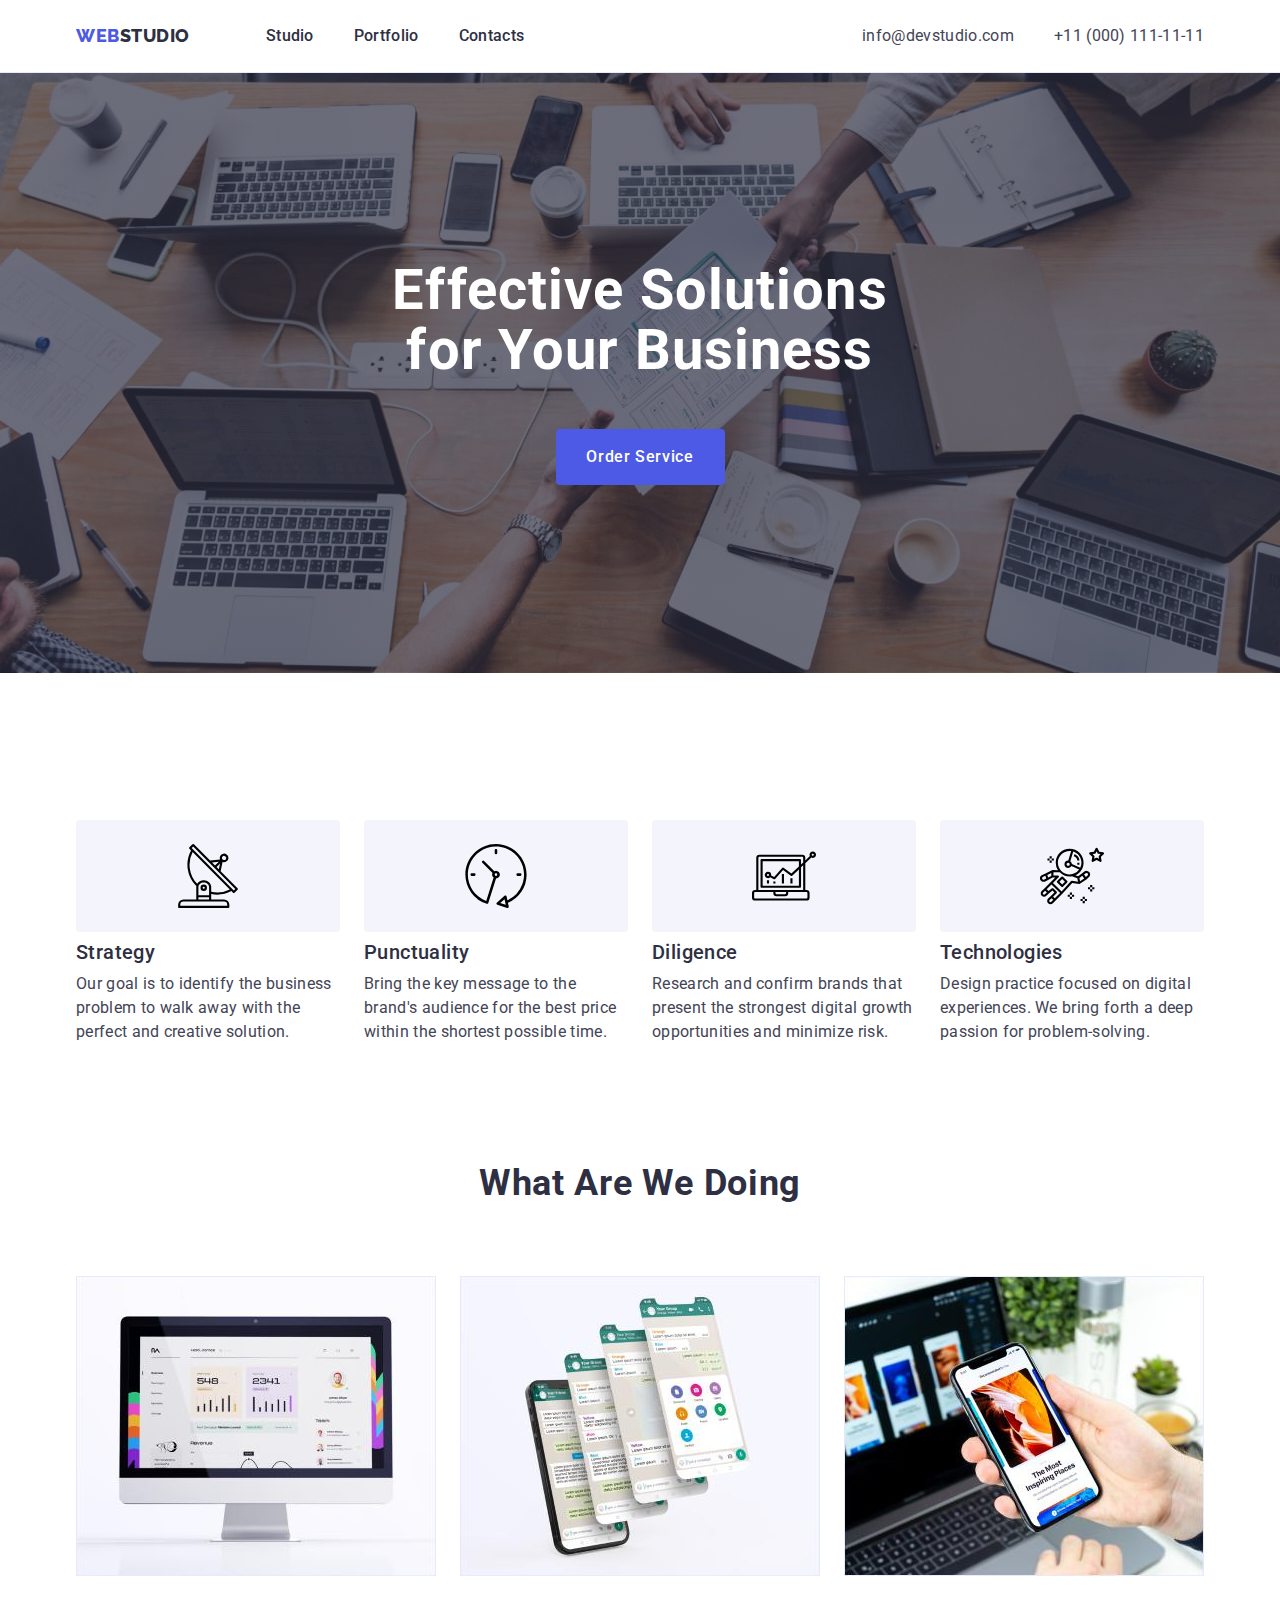
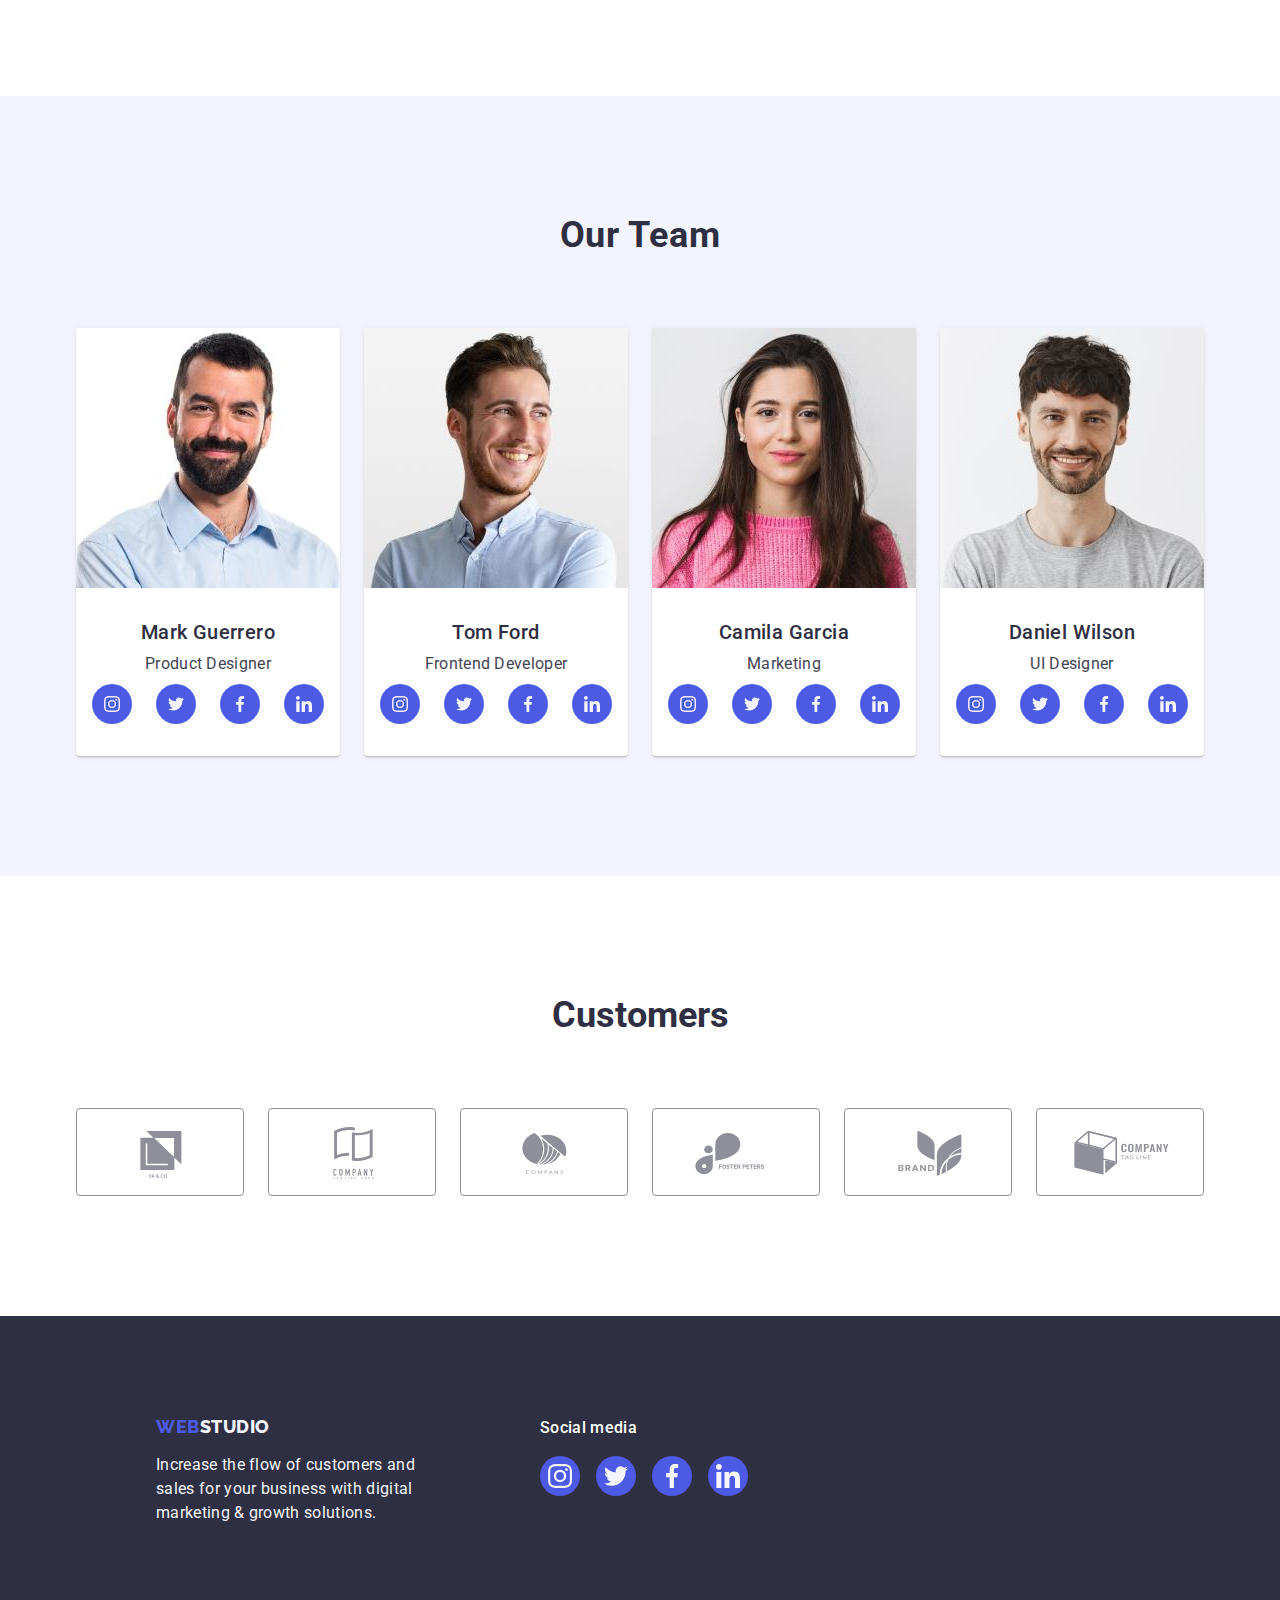
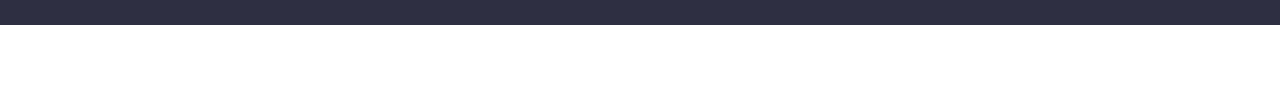
<file: index.html>
<!DOCTYPE html>
<html lang="en">
<head>

    <meta charset="UTF-8">
    <meta http-equiv="X-UA-Compatible" content="IE=edge">
    <meta name="viewport" content="width=device-width, initial-scale=1.0">
    <link rel="preconnect" href="https://fonts.googleapis.com">
    <link rel="preconnect" href="https://fonts.gstatic.com" crossorigin>
    <link href="https://fonts.googleapis.com/css2?family=Raleway:ital,wght@0,100;0,200;0,300;0,400;0,500;0,600;0,700;0,800;0,900;1,100;1,200;1,300;1,400;1,500;1,600;1,700;1,800;1,900&family=Roboto:ital,wght@0,300;0,400;0,500;0,700;0,900;1,100;1,300;1,400;1,500;1,700;1,900&display=swap" rel="stylesheet">
    <link rel="stylesheet" href="https://cdnjs.cloudflare.com/ajax/libs/modern-normalize/1.0.0/modern-normalize.min.css"/>
    <link rel="stylesheet" href="./css/styles.css"/>
    <title>Main page</title>
</head>
<body>
    <header class="header">
        <div class="header-container container">
            <nav class="navigation">
                <a href="./index.html" class="logo link">Web<span class="logo-studio">Studio</span></a>
                <ul class="list menu">
                    <li class="nav-list-item">
                        <a href="./index.html" class="list-link-item link">Studio</a>
                    </li>
                    <li class="nav-list-item">
                        <a href="./portfolio.html" class="list-link-item link">Portfolio</a>
                    </li>
                    <li class="nav-list-item">
                        <a href="" class="list-link-item link">Contacts</a>
                    </li>
                </ul>
            </nav>
            <address class="address">
                <ul class="list menu">
                    <li class="nav-list-item">
                        <a href="mailto:info@devstudio.com" class="address-link link">info@devstudio.com</a>
                    </li>
                    <li class="nav-list-item">
                        <a href="tel:+110001111111" class="address-link link">+11 (000) 111-11-11</a>
                    </li>
                </ul>
            </address>
        </div>
    </header>
    <main>
        <section class="first-section">
            <div class="container">
                <h1 class="main-title">Effective Solutions for Your Business</h1>
                <button type="button" class="order-service-button">Order Service</button>
            </div>
        </section>
        <section class="second-section">
            <div class="container">
                <h2 class="advatages-title">Advantages & Features</h2>
                <ul class="list advatages-list">
                    <li class="list-item">
                        <div class="advatages-icon-container">
                            <svg class="advatages-icon" width="64" height="64">
                                <use href="./images/icons.svg#antenna"></use>
                            </svg>
                        </div>
                        <h3 class="title-item">Strategy</h3>
                        <p class="text-item">
                            Our goal is to identify the business problem to walk away with the perfect and creative solution.
                        </p>
                    </li>
                    <li class="list-item">
                        <div class="advatages-icon-container">
                            <svg class="advatages-icon" width="64" height="64">
                                <use href="./images/icons.svg#clock"></use>
                            </svg>
                        </div>
                        <h3 class="title-item">Punctuality</h3>
                        <p class="text-item">
                            Bring the key message to the brand's audience for the best price within the shortest possible time.
                        </p>
                    </li>
                    <li class="list-item">
                        <div class="advatages-icon-container">
                            <svg class="advatages-icon" width="64" height="64">
                                <use href="./images/icons.svg#diagram"></use>
                            </svg>
                        </div>
                        <h3 class="title-item">Diligence</h3>
                        <p class="text-item">
                            Research and confirm brands that present the strongest digital growth opportunities and minimize risk.
                        </p>
                    </li>
                    <li class="list-item">
                        <div class="advatages-icon-container">
                            <svg class="advatages-icon" width="64" height="64">
                                <use href="./images/icons.svg#astronaut"></use>
                            </svg>
                        </div>
                        <h3 class="title-item">Technologies</h3>
                        <p class="text-item">
                            Design practice focused on digital experiences. We bring forth a deep passion for problem-solving.
                        </p>
                    </li>
                </ul>
            </div>
        </section>
        <section class="third-section">
            <div class="container">
                <h2 class="images-title">What are we doing</h2>
                <ul class="images-list list">
                    <li class="images-list-item">
                        <img src="./images/img-1.jpg" alt="Monitor" width="360"/>
                    </li>
                    <li class="images-list-item">
                        <img src="./images/img-2.jpg" alt="Multiple smartphone screens" width="360"/>
                    </li>
                    <li class="images-list-item">
                        <img src="./images/img-3.jpg" alt="Smartphone in hand" width="360"/>
                    </li>
                </ul>
            </div>
        </section>
        <section class="our-team-section">
            <div class="container">
                <h2 class="images-title">Our Team</h2>
                <ul class="our-team-list list">
                    <li class="employee-list-item">
                        <img src="./images/img-4.jpg" alt="Mark Guerrero photo" width="264"/>
                        <div class="employee-container">
                            <h3 class="employee-title-item">Mark Guerrero</h3>
                            <p class="employee-text-item">Product Designer</p>
                            <ul class="social-media-icons list">
                                <li class="social-media-icon-item">
                                    <a class="social-media-icon-link" href="">
                                        <svg class="social-media-icon" width="16" height="16">
                                            <use href="./images/icons.svg#instagram"></use>
                                        </svg>
                                    </a>
                                </li>
                                <li class="social-media-icon-item">
                                    <a class="social-media-icon-link" href="">
                                        <svg class="social-media-icon" width="16" height="16">
                                            <use href="./images/icons.svg#twitter"></use>
                                        </svg>
                                    </a>
                                </li>
                                <li class="social-media-icon-item">
                                    <a class="social-media-icon-link" href="">
                                        <svg class="social-media-icon" width="16" height="16">
                                            <use href="./images/icons.svg#facebook"></use>
                                        </svg>
                                    </a>
                                </li>
                                <li class="social-media-icon-item">
                                    <a class="social-media-icon-link" href="">
                                        <svg class="social-media-icon" width="16" height="16">
                                            <use href="./images/icons.svg#linkedin"></use>
                                        </svg>
                                    </a>
                                </li>
                            </ul>
                        </div>
                    </li>
                    <li class="employee-list-item">
                        <img src="./images/img-5.jpg" alt="Tom Ford photo" width="264"/>
                        <div class="employee-container">
                            <h3 class="employee-title-item">Tom Ford</h3>
                            <p class="employee-text-item">Frontend Developer</p>
                            <ul class="social-media-icons list">
                                <li class="social-media-icon-item">
                                    <a class="social-media-icon-link" href="">
                                        <svg class="social-media-icon" width="16px" height="16px">
                                            <use href="./images/icons.svg#instagram"></use>
                                        </svg>
                                    </a>
                                </li>
                                <li class="social-media-icon-item">
                                    <a class="social-media-icon-link" href="">
                                        <svg class="social-media-icon" width="16px" height="16px">
                                            <use href="./images/icons.svg#twitter"></use>
                                        </svg>
                                    </a>
                                </li>
                                <li class="social-media-icon-item">
                                    <a class="social-media-icon-link" href="">
                                        <svg class="social-media-icon" width="16px" height="16px">
                                            <use href="./images/icons.svg#facebook"></use>
                                        </svg>
                                    </a>
                                </li>
                                <li class="social-media-icon-item">
                                    <a class="social-media-icon-link" href="">
                                        <svg class="social-media-icon" width="16px" height="16px">
                                            <use href="./images/icons.svg#linkedin"></use>
                                        </svg>
                                    </a>
                                </li>
                            </ul>
                        </div>
                    </li>
                    <li class="employee-list-item">
                        <img src="./images/img-6.jpg" alt="Camila Garcia photo" width="264"/>
                        <div class="employee-container">
                            <h3 class="employee-title-item">Camila Garcia</h3>
                            <p class="employee-text-item">Marketing</p>
                            <ul class="social-media-icons list">
                                <li class="social-media-icon-item">
                                    <a class="social-media-icon-link" href="">
                                        <svg class="social-media-icon" width="16px" height="16px">
                                            <use href="./images/icons.svg#instagram"></use>
                                        </svg>
                                    </a>
                                </li>
                                <li class="social-media-icon-item">
                                    <a class="social-media-icon-link" href="">
                                        <svg class="social-media-icon" width="16px" height="16px">
                                            <use href="./images/icons.svg#twitter"></use>
                                        </svg>
                                    </a>
                                </li>
                                <li class="social-media-icon-item">
                                    <a class="social-media-icon-link" href="">
                                        <svg class="social-media-icon" width="16px" height="16px">
                                            <use href="./images/icons.svg#facebook"></use>
                                        </svg>
                                    </a>
                                </li>
                                <li class="social-media-icon-item">
                                    <a class="social-media-icon-link" href="">
                                        <svg class="social-media-icon" width="16px" height="16px">
                                            <use href="./images/icons.svg#linkedin"></use>
                                        </svg>
                                    </a>
                                </li>
                            </ul>
                        </div>
                    </li>
                    <li class="employee-list-item">
                        <img src="./images/img-7.jpg" alt="Daniel Wilson photo" width="264"/>
                        <div class="employee-container">
                            <h3 class="employee-title-item">Daniel Wilson</h3>
                            <p class="employee-text-item">UI Designer</p>
                            <ul class="social-media-icons list">
                                <li class="social-media-icon-item">
                                    <a class="social-media-icon-link" href="">
                                        <svg class="social-media-icon" width="16px" height="16px">
                                            <use href="./images/icons.svg#instagram"></use>
                                        </svg>
                                    </a>
                                </li>
                                <li class="social-media-icon-item">
                                    <a class="social-media-icon-link" href="">
                                        <svg class="social-media-icon" width="16px" height="16px">
                                            <use href="./images/icons.svg#twitter"></use>
                                        </svg>
                                    </a>
                                </li>
                                <li class="social-media-icon-item">
                                    <a class="social-media-icon-link" href="">
                                        <svg class="social-media-icon" width="16px" height="16px">
                                            <use href="./images/icons.svg#facebook"></use>
                                        </svg>
                                    </a>
                                </li>
                                <li class="social-media-icon-item">
                                    <a class="social-media-icon-link" href="">
                                        <svg class="social-media-icon" width="16px" height="16px">
                                            <use href="./images/icons.svg#linkedin"></use>
                                        </svg>
                                    </a>
                                </li>
                            </ul>
                        </div>
                    </li>
                </ul>
            </div>
        </section>
        <section class="customers-section">
            <div class="container">
                <h2 class="customers-title">Customers</h2>
                <ul class="customers-list list">
                    <li class="customer-list-item">
                        <a class="customer-link" href="">
                            <svg class="customer-icon" width="104" height="56">
                                <use href="./images/icons.svg#logo-1"></use>
                            </svg>
                        </a>
                    </li>
                    <li class="customer-list-item">
                        <a class="customer-link" href="">
                            <svg class="customer-icon" width="104" height="56">
                                <use href="./images/icons.svg#logo-2"></use>
                            </svg>
                        </a>
                    </li>
                    <li class="customer-list-item">
                        <a class="customer-link" href="">
                            <svg class="customer-icon" width="104" height="56">
                                <use href="./images/icons.svg#logo-3"></use>
                            </svg>
                        </a>
                    </li>
                    <li class="customer-list-item">
                        <a class="customer-link" href="">
                            <svg class="customer-icon" width="104" height="56">
                                <use href="./images/icons.svg#logo-4"></use>
                            </svg>
                        </a>
                    </li>
                    <li class="customer-list-item">
                        <a class="customer-link" href="">
                            <svg class="customer-icon" width="104" height="56">
                                <use href="./images/icons.svg#logo-5"></use>
                            </svg>
                        </a>
                    </li>
                    <li class="customer-list-item">
                        <a class="customer-link" href="">
                            <svg class="customer-icon" width="104" height="56">
                                <use href="./images/icons.svg#logo-6"></use>
                            </svg>
                        </a>
                    </li>
                </ul>
            </div>
        </section>
    </main>
    <footer class="footer">
        <div class="footer-container">
            <div class="logo-description-container">
                <a href="./index.html" class="logo-footer link">Web<span class="logo-studio-footer">Studio</span></a>
                <p class="footer-description">
                    Increase the flow of customers and sales for your business with digital marketing & growth solutions.
                </p>
            </div>
            <div class="social-media-footer-container">
                <p class="social-media-footer-title">Social media</p>
                <ul class="social-media-footer-list list">
                    <li class="social-media-footer-list-item">
                        <a class="social-media-footer-link" href="">
                            <svg class="social-media-footer-icon" width="24" height="24">
                                <use href="./images/icons.svg#instagram"></use>
                            </svg>
                        </a>
                    </li>
                    <li class="social-media-footer-list-item">
                        <a class="social-media-footer-link" href="">
                            <svg class="social-media-footer-icon" width="24" height="24">
                                <use href="./images/icons.svg#twitter"></use>
                            </svg>
                        </a>
                    </li>
                    <li class="social-media-footer-list-item">
                        <a class="social-media-footer-link" href="">
                            <svg class="social-media-footer-icon" width="24" height="24">
                                <use href="./images/icons.svg#facebook"></use>
                            </svg>
                        </a>
                    </li>
                    <li class="social-media-footer-list-item">
                        <a class="social-media-footer-link" href="">
                            <svg class="social-media-footer-icon" width="24" height="24">
                                <use href="./images/icons.svg#linkedin"></use>
                            </svg>
                        </a>
                    </li>
                </ul>
            </div>
        </div>
    </footer>
</body>
</html>
</file>
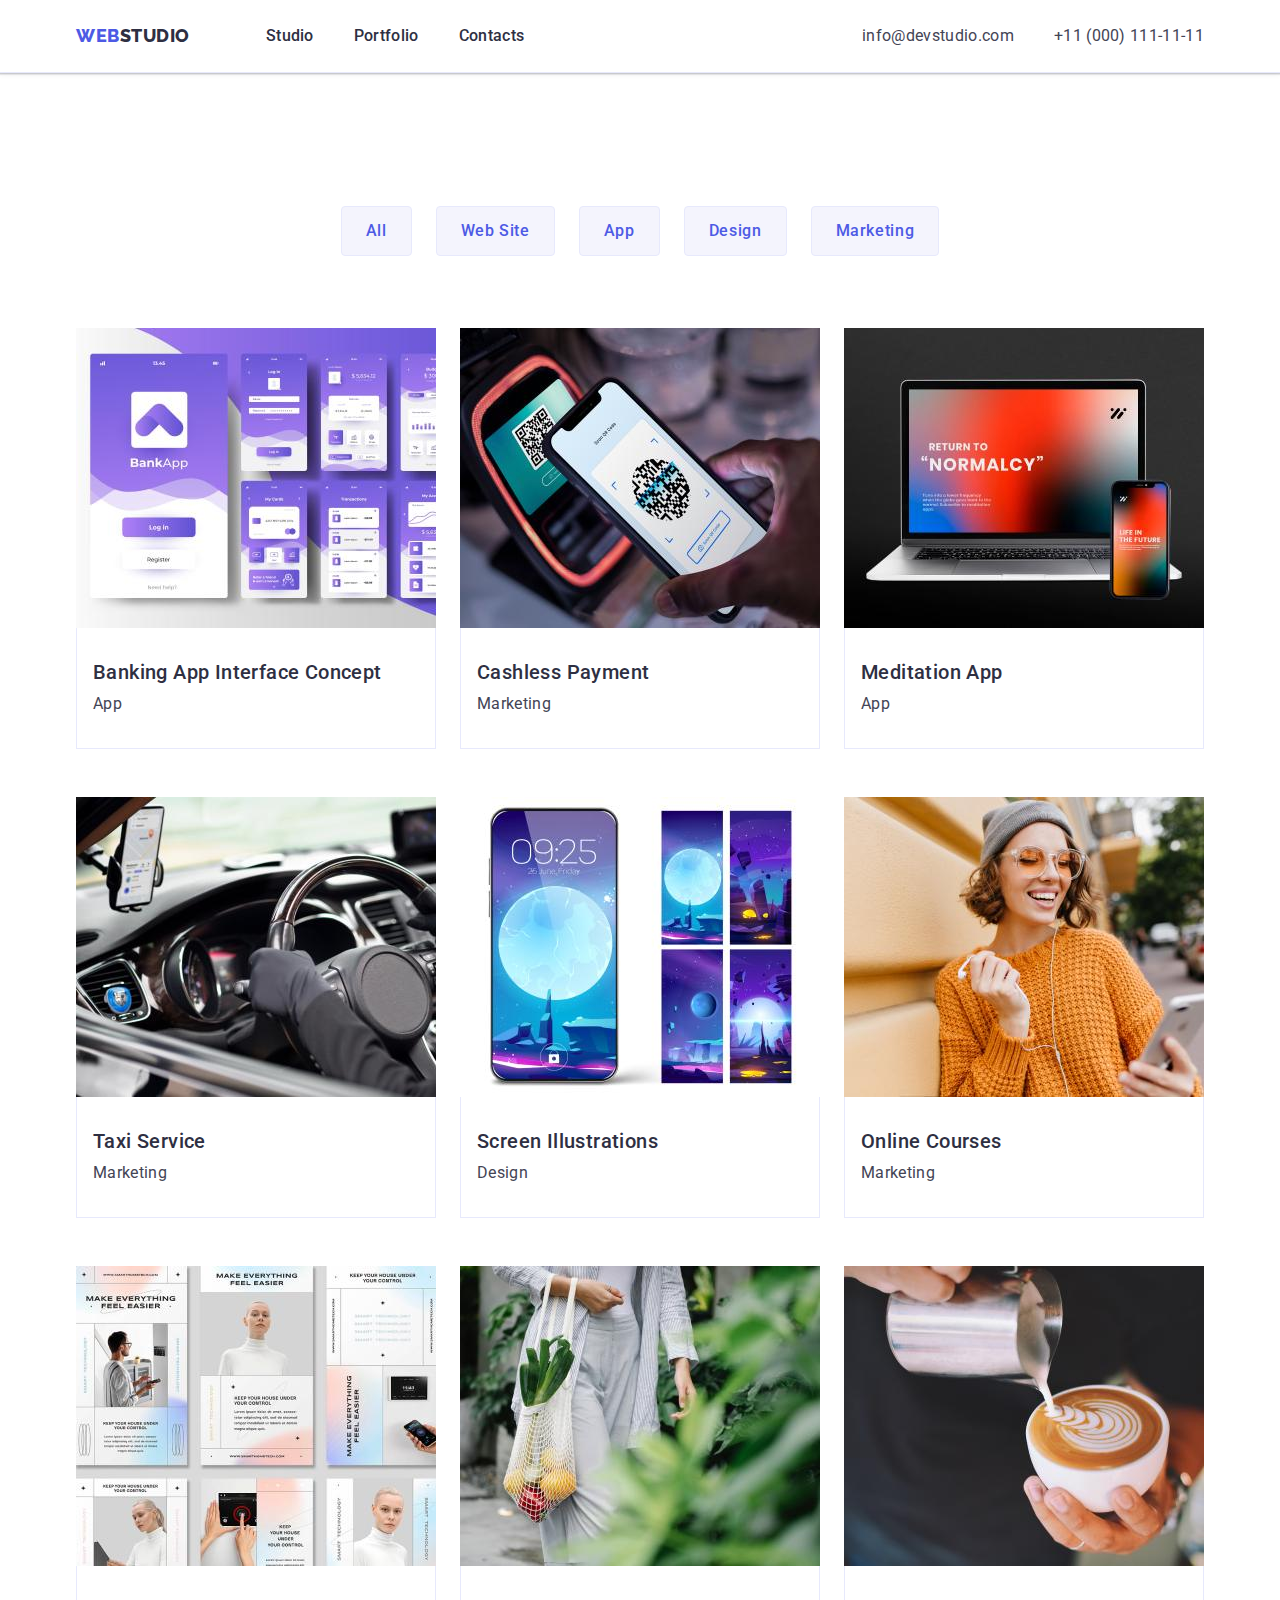
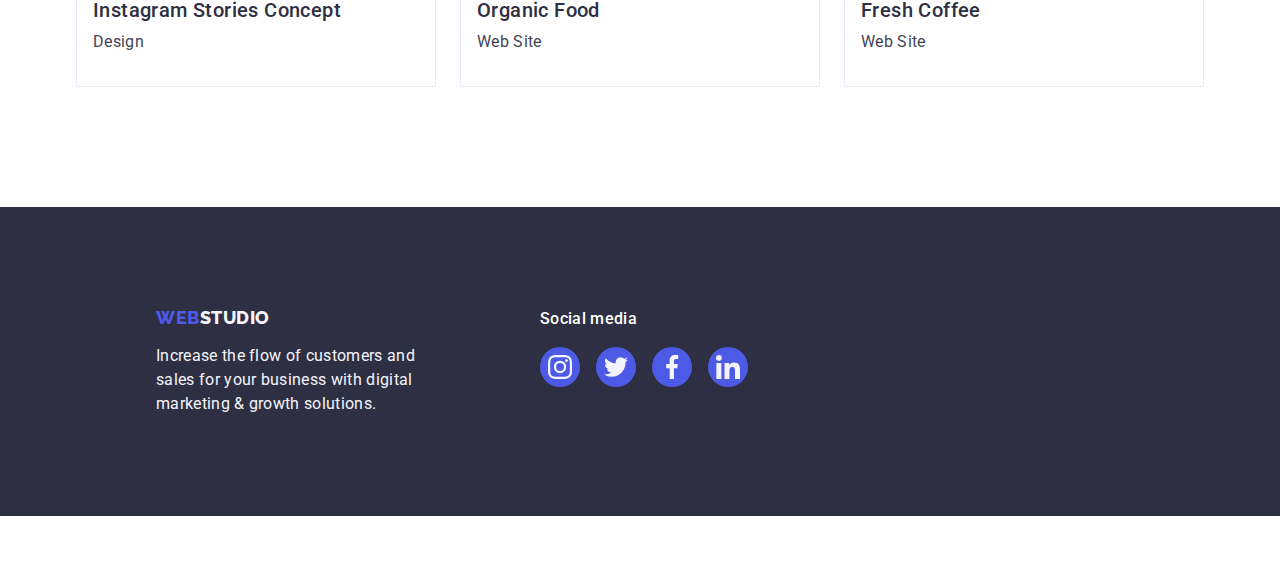
<file: portfolio.html>
<!DOCTYPE html>
<html lang="en">
<head>
    <meta charset="UTF-8">
    <meta http-equiv="X-UA-Compatible" content="IE=edge">
    <meta name="viewport" content="width=device-width, initial-scale=1.0">
    <link rel="preconnect" href="https://fonts.googleapis.com">
    <link rel="preconnect" href="https://fonts.gstatic.com" crossorigin>
    <link href="https://fonts.googleapis.com/css2?family=Raleway:ital,wght@0,100;0,200;0,300;0,400;0,500;0,600;0,700;0,800;0,900;1,100;1,200;1,300;1,400;1,500;1,600;1,700;1,800;1,900&family=Roboto:ital,wght@0,300;0,400;0,500;0,700;0,900;1,100;1,300;1,400;1,500;1,700;1,900&display=swap" rel="stylesheet">
    <link rel="stylesheet" href="https://cdnjs.cloudflare.com/ajax/libs/modern-normalize/1.0.0/modern-normalize.min.css"/>
    <link rel="stylesheet" href="./css/styles.css"/>
    <title>Portfolio</title>
</head>
<body>
    <header class="header">
        <div class="header-container container">
            <nav class="navigation">
                <a href="./index.html" class="logo link">Web<span class="logo-studio">Studio</span></a>
                <ul class="list menu">
                    <li class="nav-list-item">
                        <a href="./index.html" class="list-link-item link">Studio</a>
                    </li>
                    <li class="nav-list-item">
                        <a href="./portfolio.html" class="list-link-item link">Portfolio</a>
                    </li>
                    <li class="nav-list-item">
                        <a href="" class="list-link-item link">Contacts</a>
                    </li>
                </ul>
            </nav>
            <address class="address">
                <ul class="list menu">
                    <li class="nav-list-item">
                        <a href="mailto:info@devstudio.com" class="address-link link">info@devstudio.com</a>
                    </li>
                    <li class="nav-last-list-item">
                        <a href="tel:+110001111111" class="address-link link">+11 (000) 111-11-11</a>
                    </li>
                </ul>
            </address>
        </div>
    </header>
    <main>
        <section class="portfolio-section">
            <div class="container">
                <h1 class="portfolio-title">Portfolio page</h1>
                <ul class="portfolio-buttons list">
                    <li class="portfolio-button-item">
                        <button type="button" class="portfolio-button">All</button>
                    </li>
                    <li class="portfolio-button-item">
                        <button type="button" class="portfolio-button">Web Site</button>
                    </li>
                    <li class="portfolio-button-item">
                        <button type="button" class="portfolio-button">App</button>
                    </li>
                    <li class="portfolio-button-item">
                        <button type="button" class="portfolio-button">Design</button>
                    </li>
                    <li class="portfolio-button-item">   
                        <button type="button" class="portfolio-button">Marketing</button>
                    </li>
                </ul> 
                <ul class="list portfolio-items">
                    <li class="portfolio-item">
                        <a class="portfolio-link link" href="">
                            <img src="./images/portfoio-1.jpg" alt="Banking App Interface Concept photo" width="360"/>
                            <div class="portfolio-item-container">
                                <h2 class="portfolio-title-item">Banking App Interface Concept</h2>
                                <p class="portfolio-text-item">App</p>
                            </div>
                        </a>
                    </li>
                    <li class="portfolio-item">
                        <a class="portfolio-link link" href="">
                            <img src="./images/portfoio-2.jpg" alt="Cashless Payment photo" width="360"/>
                            <div class="portfolio-item-container">
                                <h2 class="portfolio-title-item">Cashless Payment</h2>
                                <p class="portfolio-text-item">Marketing</p>
                            </div>
                        </a>
                    </li>
                    <li class="portfolio-item">
                        <a class="portfolio-link link" href="">
                            <img src="./images/portfoio-3.jpg" alt="Meditation App photo" width="360"/>
                            <div class="portfolio-item-container">
                                <h2 class="portfolio-title-item">Meditation App</h2>
                                <p class="portfolio-text-item">App</p>
                            </div>
                        </a>
                    </li>
                    <li class="portfolio-item">
                        <a class="portfolio-link link" href="">
                            <img src="./images/portfoio-4.jpg" alt="Taxi Service photo" width="360"/>
                            <div class="portfolio-item-container">
                                <h2 class="portfolio-title-item">Taxi Service</h2>
                                <p class="portfolio-text-item">Marketing</p>
                            </div>
                        </a>
                    </li>
                    <li class="portfolio-item">
                        <a class="portfolio-link link" href="">
                            <img src="./images/portfoio-5.jpg" alt="Screen Illustrations photo" width="360"/>
                            <div class="portfolio-item-container">
                                <h2 class="portfolio-title-item">Screen Illustrations</h2>
                                <p class="portfolio-text-item">Design</p>
                            </div>
                        </a>
                    </li>
                    <li class="portfolio-item">
                        <a class="portfolio-link link" href="">
                            <img src="./images/portfoio-6.jpg" alt="Online Courses photo" width="360"/>
                            <div class="portfolio-item-container">
                                <h2 class="portfolio-title-item">Online Courses</h2>
                                <p class="portfolio-text-item">Marketing</p>
                            </div>
                        </a>
                    </li>
                    <li class="portfolio-item">
                        <a class="portfolio-link link" href="">
                            <img src="./images/portfoio-7.jpg" alt="Instagram Stories Concept photo" width="360"/>
                            <div class="portfolio-item-container">
                                <h2 class="portfolio-title-item">Instagram Stories Concept</h2>
                                <p class="portfolio-text-item">Design</p>
                            </div>
                        </a>
                    </li>
                    <li class="portfolio-item">
                        <a class="portfolio-link link" href="">
                            <img src="./images/portfoio-8.jpg" alt="Organic Food photo" width="360"/>
                            <div class="portfolio-item-container">
                                <h2 class="portfolio-title-item">Organic Food</h2>
                                <p class="portfolio-text-item">Web Site</p>
                            </div>
                        </a>
                    </li>
                    <li class="portfolio-item">
                        <a class="portfolio-link link" href="">
                            <img src="./images/portfoio-9.jpg" alt="Fresh Coffee photo" width="360"/>
                            <div class="portfolio-item-container">
                                <h2 class="portfolio-title-item">Fresh Coffee</h2>
                                <p class="portfolio-text-item">Web Site</p>
                            </div>
                        </a>
                    </li>
                </ul>
            </div>
        </section>
    </main>
    <footer class="footer">
        <div class="footer-container">
            <div class="logo-description-container">
                <a href="./index.html" class="logo-footer link">Web<span class="logo-studio-footer">Studio</span></a>
                <p class="footer-description">
                    Increase the flow of customers and sales for your business with digital marketing & growth solutions.
                </p>
            </div>
            <div class="social-media-footer-container">
                <p class="social-media-footer-title">Social media</p>
                <ul class="social-media-footer-list list">
                    <li class="social-media-footer-list-item">
                        <a class="social-media-footer-link" href="">
                            <svg class="social-media-footer-icon" width="24" height="24">
                                <use href="./images/icons.svg#instagram"></use>
                            </svg>
                        </a>
                    </li>
                    <li class="social-media-footer-list-item">
                        <a class="social-media-footer-link" href="">
                            <svg class="social-media-footer-icon" width="24" height="24">
                                <use href="./images/icons.svg#twitter"></use>
                            </svg>
                        </a>
                    </li>
                    <li class="social-media-footer-list-item">
                        <a class="social-media-footer-link" href="">
                            <svg class="social-media-footer-icon" width="24" height="24">
                                <use href="./images/icons.svg#facebook"></use>
                            </svg>
                        </a>
                    </li>
                    <li class="social-media-footer-list-item">
                        <a class="social-media-footer-link" href="">
                            <svg class="social-media-footer-icon" width="24" height="24">
                                <use href="./images/icons.svg#linkedin"></use>
                            </svg>
                        </a>
                    </li>
                </ul>
            </div>
        </div>
    </footer>
</body>
</html>
</file>
<file: css/styles.css>
:root {
    --background-color: #ffffff
}

body {
    font-family: "Raleway", sans-serif;
    font-family: "Roboto", sans-serif;
    color: #434455;
    background-color: var(--background-color);
}

h1, h2, h3, h4, h5, h6, p ,ul {
    margin: 0;
}

ul {
    margin: 0;
    padding: 0;
}

.header {
    max-width: 1440px;
    margin-left: auto;
    margin-right: auto;
    border-bottom: 1px solid #e7e9fc;
    padding-top: 24px;
    padding-bottom: 24px;
    box-shadow: 0px 2px 1px rgba(46, 47, 66, 0.08), 0px 1px 1px rgba(46, 47, 66, 0.16), 0px 1px 6px rgba(46, 47, 66, 0.08);
}

img {
    display: block;
}

.header-container {
    display: flex;
}

.container {
    width: 1158px;
    margin: 0 auto;
    padding-left: 15px;
    padding-right: 15px;
    justify-content: space-between;
}

.navigation {
    display: flex;
    align-items: center;
}

.logo {
    font-family: "Raleway", sans-serif;
    font-weight: 800;
    font-size: 18px;
    line-height: 1.17;
    letter-spacing: 0.03em;
    text-transform: uppercase;
    color: #4d5ae5;
    margin-right: 76px;
}

.link {
    text-decoration: none;
}

.logo-studio {
    color: #2e2f42;
}

.menu {
    display: flex;
}

.list {
    list-style: none;
}

.list-link-item {
    font-weight: 500;
    font-size: 16px;
    line-height: 1.5;
    letter-spacing: 0.02em;
    color: #2e2f42;
    padding-top: 24px;
    padding-bottom: 24px;
}

.list-link-item:hover,
.list-link-item:focus {
    color: #404bbf;
}

.nav-list-item {
    margin-right: 40px;
}

.nav-list-item:last-child {
    margin-right: 0;
}

.address {
    font-style: normal;
}

.address-link {
    font-size: 16px;
    line-height: 1.5;
    letter-spacing: 0.02em;
    color: #434455;
}

.address-link:hover,
.address-link:focus {
    color: #404bbf;
}

.first-section-container {
    display: block;
    width: 1158px;
    margin: 0 auto;
    padding-left: 15px;
    padding-right: 15px;
    justify-content: center;
}

.first-section {
    background-color: #2e2f42;
    background-image: linear-gradient(rgba(46, 47, 66, 0.7), rgba(46, 47, 66, 0.7)), 
    url(../images/people-office.jpg);
    padding-top: 188px;
    padding-bottom: 188px;
    max-width: 1440px;
    margin-left: auto;
    margin-right: auto;
    background-repeat: no-repeat;
    background-position: center;
    background-size: cover;
}

.advatages-list {
    display: flex;
    gap: 24px;
    padding-left: 0;
}

.list-item {
    width: calc((100% - 72px) / 4);
}

.advatages-icon-container {
    display: flex;
    height: 112px;
    background-color: #F4F4FD;
    border-radius: 4px;
    margin-bottom: 8px;
    justify-content: center;
    align-items: center;
}

.main-title {
    font-size: 56px;
    line-height: 1.07;
    text-align: center;
    letter-spacing: 0.02em;
    color: #ffffff;
    max-width: 496px;
    margin-bottom: 8px;
    margin: 0 auto;
}

.order-service-button {
    background-color: #4d5ae5;
    font-family: "Roboto", sans-serif;
    font-weight: 500;
    font-size: 16px;
    line-height: 1.5;
    letter-spacing: 0.04em;
    color: #ffffff;
    cursor: pointer;
    display: block;
    min-width: 169px;
    height: 56px;
    border: none;
    border-radius: 4px;
    margin-left: auto;
    margin-right: auto;
    margin-top: 48px;
}

.order-service-button:hover,
.order-service-button:focus {
    background-color: #404BBF;
}

.second-section {
    padding-top: 120px;
    padding-bottom: 120px;
}

.advatages-title {
    visibility: hidden;
}

.title-item {
    font-weight: 500;
    font-size: 20px;
    line-height: 1.2;
    letter-spacing: 0.02em;
    color: #2e2f42;
    margin-bottom: 8px;
}

.text-item {
    font-size: 16px;
    line-height: 1.5;
    letter-spacing: 0.02em;
    color: #434455;
}

.third-section {
    padding-bottom: 120px;
}

.images-title {
    font-size: 36px;
    line-height: 1.11;
    text-align: center;
    letter-spacing: 0.02em;
    text-transform: capitalize;
    color: #2e2f42;
    margin-bottom: 72px;
}

.images-list {
    display: flex;
    padding-left: 0;
    gap: 24px;
}

.images-list-item {
    width: calc((100% - 48px) / 3);
}

.our-team-section {
    background-color: #F4F4FD;
    padding-top: 120px;
    padding-bottom: 120px;
}

.our-team-list {
    display: flex;
    gap: 24px;
    padding-left: 0;
}

.employee-list-item {
    background-color: #FFFFFF;
    width: calc((100% - 72px) / 4);
    box-shadow: 0px 1px 6px rgba(46, 47, 66, 0.08), 0px 1px 1px rgba(46, 47, 66, 0.16), 0px 2px 1px rgba(46, 47, 66, 0.08);
    border-radius: 0px 0px 4px 4px;
}

.employee-container {
    padding: 32px 0;
}

.employee-title-item {
    font-weight: 500;
    font-size: 20px;
    line-height: 1.2;
    letter-spacing: 0.02em;
    color: #2e2f42;
    margin-bottom: 8px;
    text-align: center;
    
}

.employee-text-item {
    font-size: 16px;
    line-height: 1.5;
    letter-spacing: 0.02em;
    color: #434455;
    text-align: center;
}

.social-media-icons {
    display: flex;
    justify-content: center;
    gap: 24px;
    margin-top: 8px;
}

.social-media-icon-item {
    width: 40px;
    height: 40px;
}

.social-media-icon-link {
    background-color: #4D5AE5;
    border-radius: 50%;
    width: 100%;
    height: 100%;
    display: flex;
    justify-content: center;
    align-items: center;
    cursor: pointer;
}

.social-media-icon-link:hover,
.social-media-icon-link:focus {
    background-color: #404bbf;
}

.social-media-icon {
    fill: #F4F4FD;
}

.customers-section {
    padding-top: 120px;
    padding-bottom: 120px;
}

.customers-title {
    color: #2e2f42;
    font-size: 36px;
    line-height: 1.1;
    margin-bottom: 72px;
    text-align: center;
}

.customers-list {
    display: flex;
    gap: 24px;
}

.customer-list-item {
    width: calc((100% - 120px) / 6);
    height: 88px;
}

.customer-link {
    width: 100%;
    height: 100%;
    border: 1px solid #8e8f99;
    border-radius: 4px;
    display: flex;
    align-items: center;
    justify-content: center;
    color: #8e8f99;
}

.customer-link:hover,
.customer-link:focus {
    border-color: #404bbf;
    color: #404bbf;
}

.customer-icon {
    fill: currentColor;
}

.footer {
    background-color: #2e2f42;
    padding: 100px 0;
    color: #2e2f42;
    margin-bottom: 72px;
}

.footer-container {
    display: flex;
    align-items: baseline;
    padding-left: 156px;
}

.logo-footer {
    display: inline-block;
    font-family: "Raleway", sans-serif;
    font-weight: 800;
    font-size: 18px;
    line-height: 1.17;
    letter-spacing: 0.03em;
    text-transform: uppercase;
    color: #4d5ae5;
    margin-right: 76px;
    margin-bottom: 16px;
}

.logo-studio-footer {
    color: #f4f4fd;
}

.footer-description {
    font-family: 'Roboto';
    font-style: normal;
    font-weight: 400;
    font-size: 16px;
    line-height: 24px;
    letter-spacing: 0.02em;
    color: #F4F4FD;
    max-width: 264px;
}

.logo-description-container {
    margin-right: 120px;
}

.social-media-footer-title {
    font-weight: 500;
    font-size: 16px;
    line-height: 1.5;
    letter-spacing: 0.02em;
    color: #FFFFFF;
    margin-bottom: 16px;
}

.social-media-footer-list {
    display: flex;
    gap: 16px;
}

.social-media-footer-list-item {
    width: 40px;
    height: 40px;
}

.social-media-footer-link {
    width: 100%;
    height: 100%;
    background-color: #4d5ae5;
    border-radius: 50%;
    display: flex;
    align-items: center;
    justify-content: center;
    cursor: pointer;
}

.social-media-footer-link:hover,
.social-media-footer-link:focus {
    background-color: #31d0aa;
}

.social-media-footer-icon {
    fill: #f4f4fd;
}

.portfolio-section {
    padding: 96px 0 120px;
}

.portfolio-title {
    visibility: hidden;
}

.portfolio-buttons {
    display: flex;
    justify-content: center;
    gap: 24px;
    margin-bottom: 72px;
}

.portfolio-button {
    font-family: "Roboto", sans-serif;
    font-weight: 500;
    font-size: 16px;
    line-height: 1.5;
    letter-spacing: 0.04em;
    color: #4d5ae5;
    background-color: #F4F4FD;
    cursor: pointer;
    padding: 12px 24px;
    border: 1px solid #e7e9fc;
    border-radius: 4px;
}

.portfolio-button:hover,
.portfolio-button:focus {
    color: #FFFFFF;
    background-color: #404BBF;
    border: 1px solid transparent;
    box-shadow: 0px 3px 1px rgba(0, 0, 0, 0.1), 0px 2px 1px rgba(0, 0, 0, 0.08), 0px 2px 2px rgba(0, 0, 0, 0.12);
}

.portfolio-items {
    display: flex;
    flex-wrap: wrap;
    column-gap: 24px;
    row-gap: 48px;
    padding-left: 0;
}

.portfolio-item {
    width: calc((100% - 48px) / 3);
}

.portfolio-link {
    display: block;
}

.portfolio-link:hover,
.portfolio-link:focus {
    box-shadow: 0px 1px 6px rgba(46, 47, 66, 0.08), 0px 1px 1px rgba(46, 47, 66, 0.16), 0px 2px 1px rgba(46, 47, 66, 0.08);
}

.portfolio-item-container {
    padding: 32px 16px;
    border: 1px solid #e7e9fc;
    border-top: none;
}

.portfolio-title-item {
    font-weight: 500;
    font-size: 20px;
    line-height: 1.2;
    letter-spacing: 0.02em;
    color: #2e2f42;
    margin-bottom: 8px;
}

.portfolio-text-item {
    font-size: 16px;
    line-height: 1.5;
    letter-spacing: 0.02em;
    color: #434455;
}
</file>
